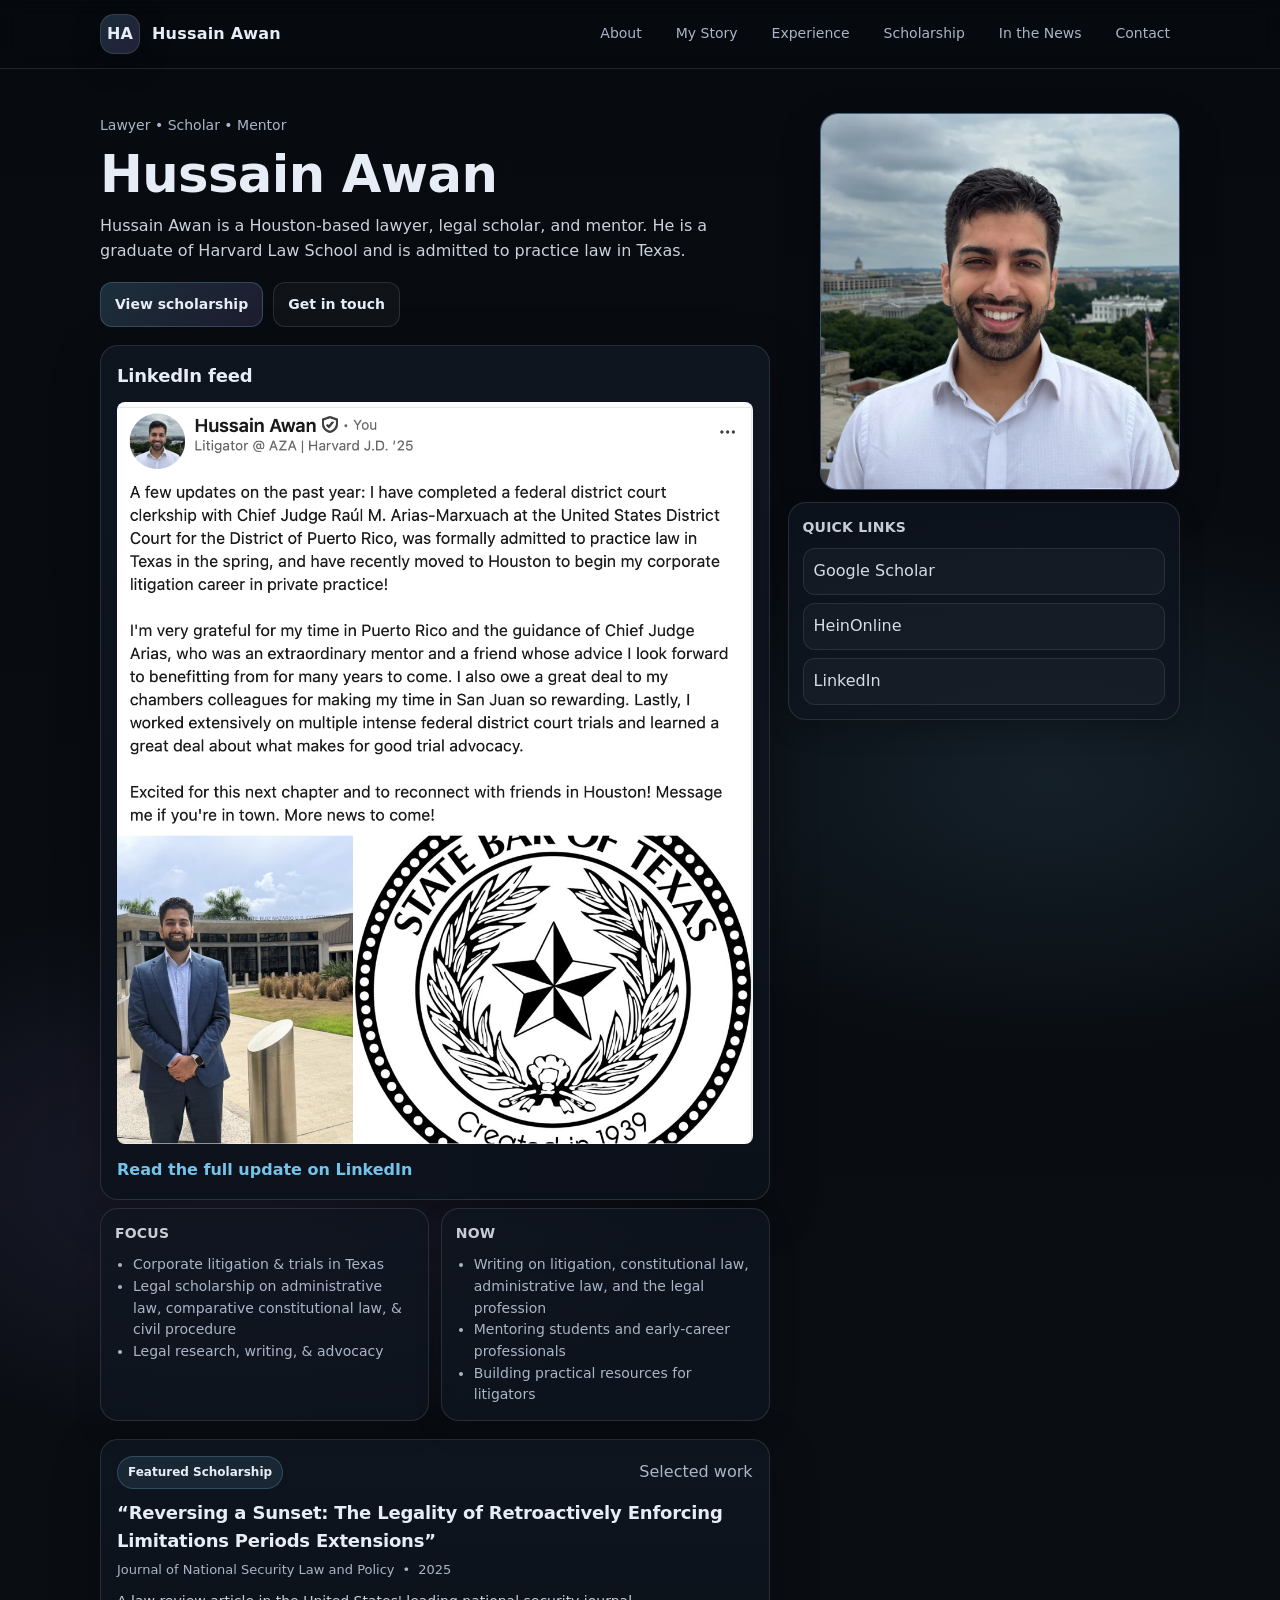
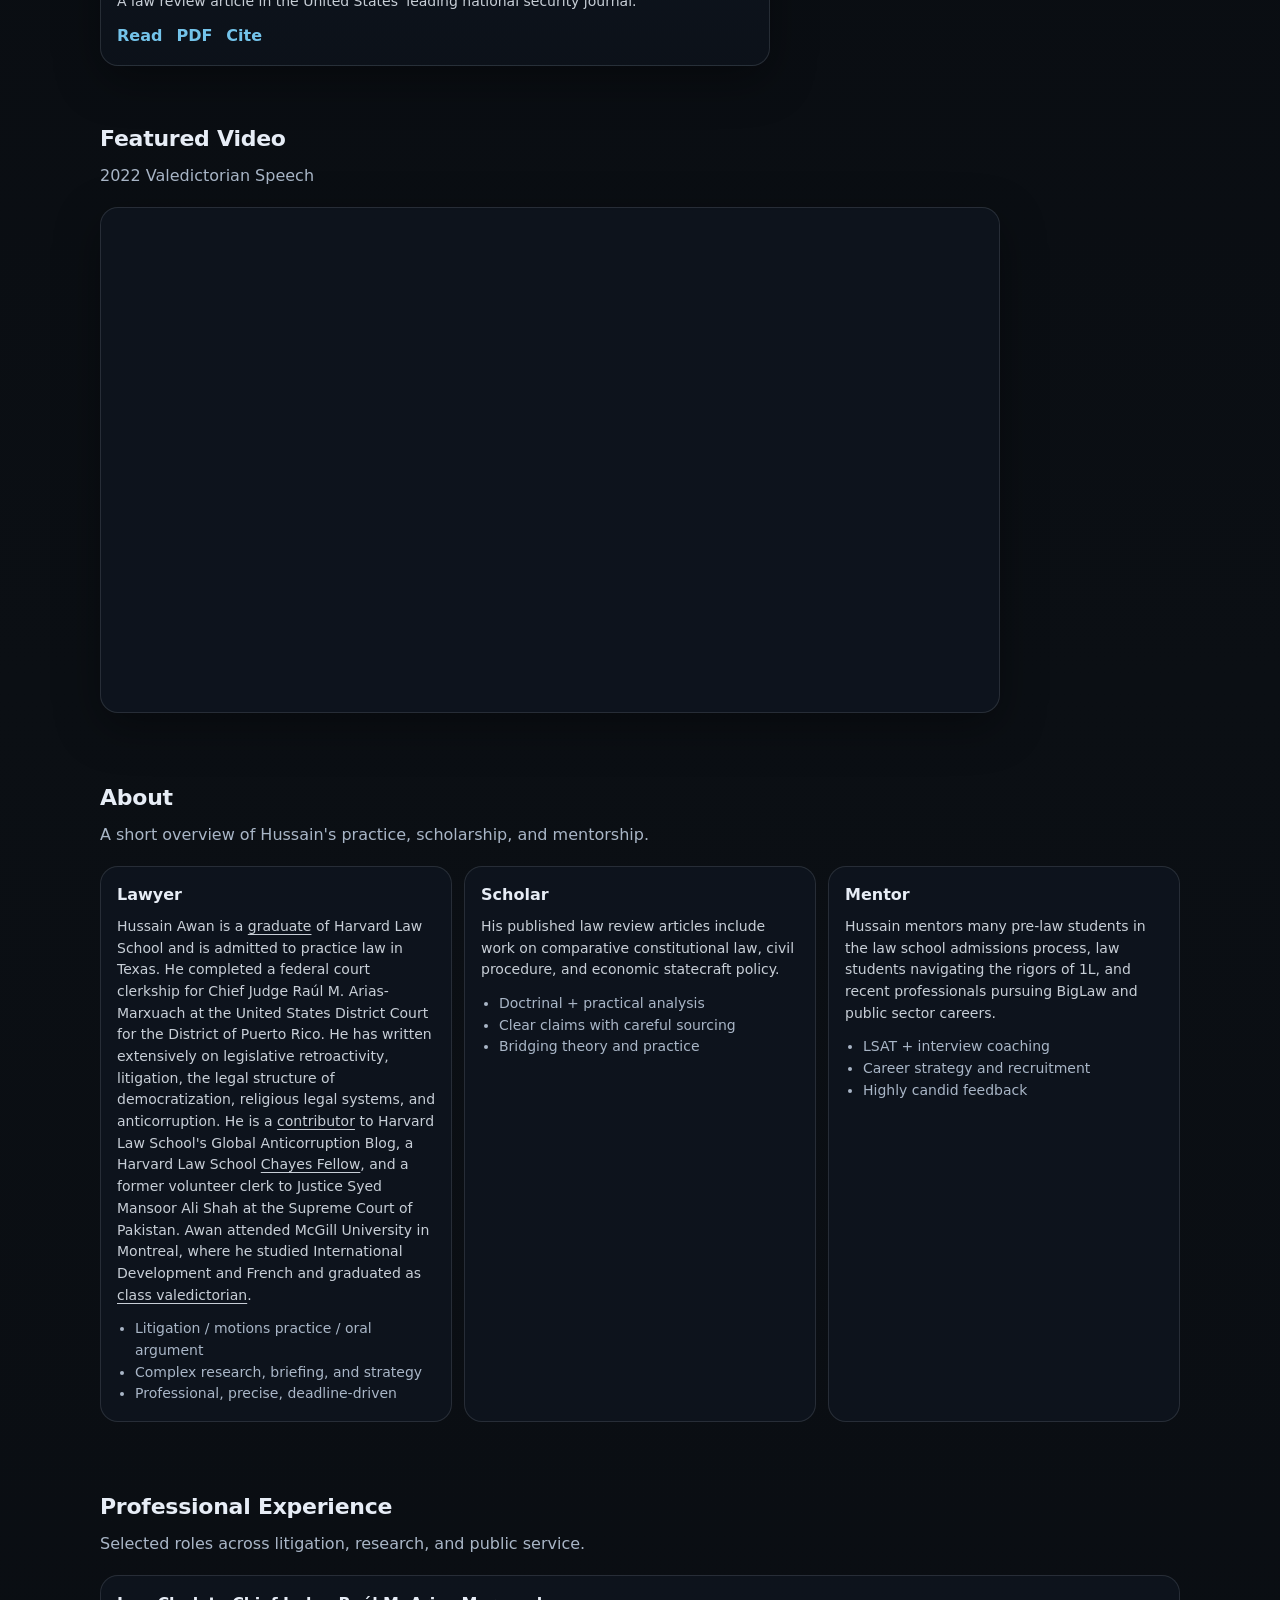
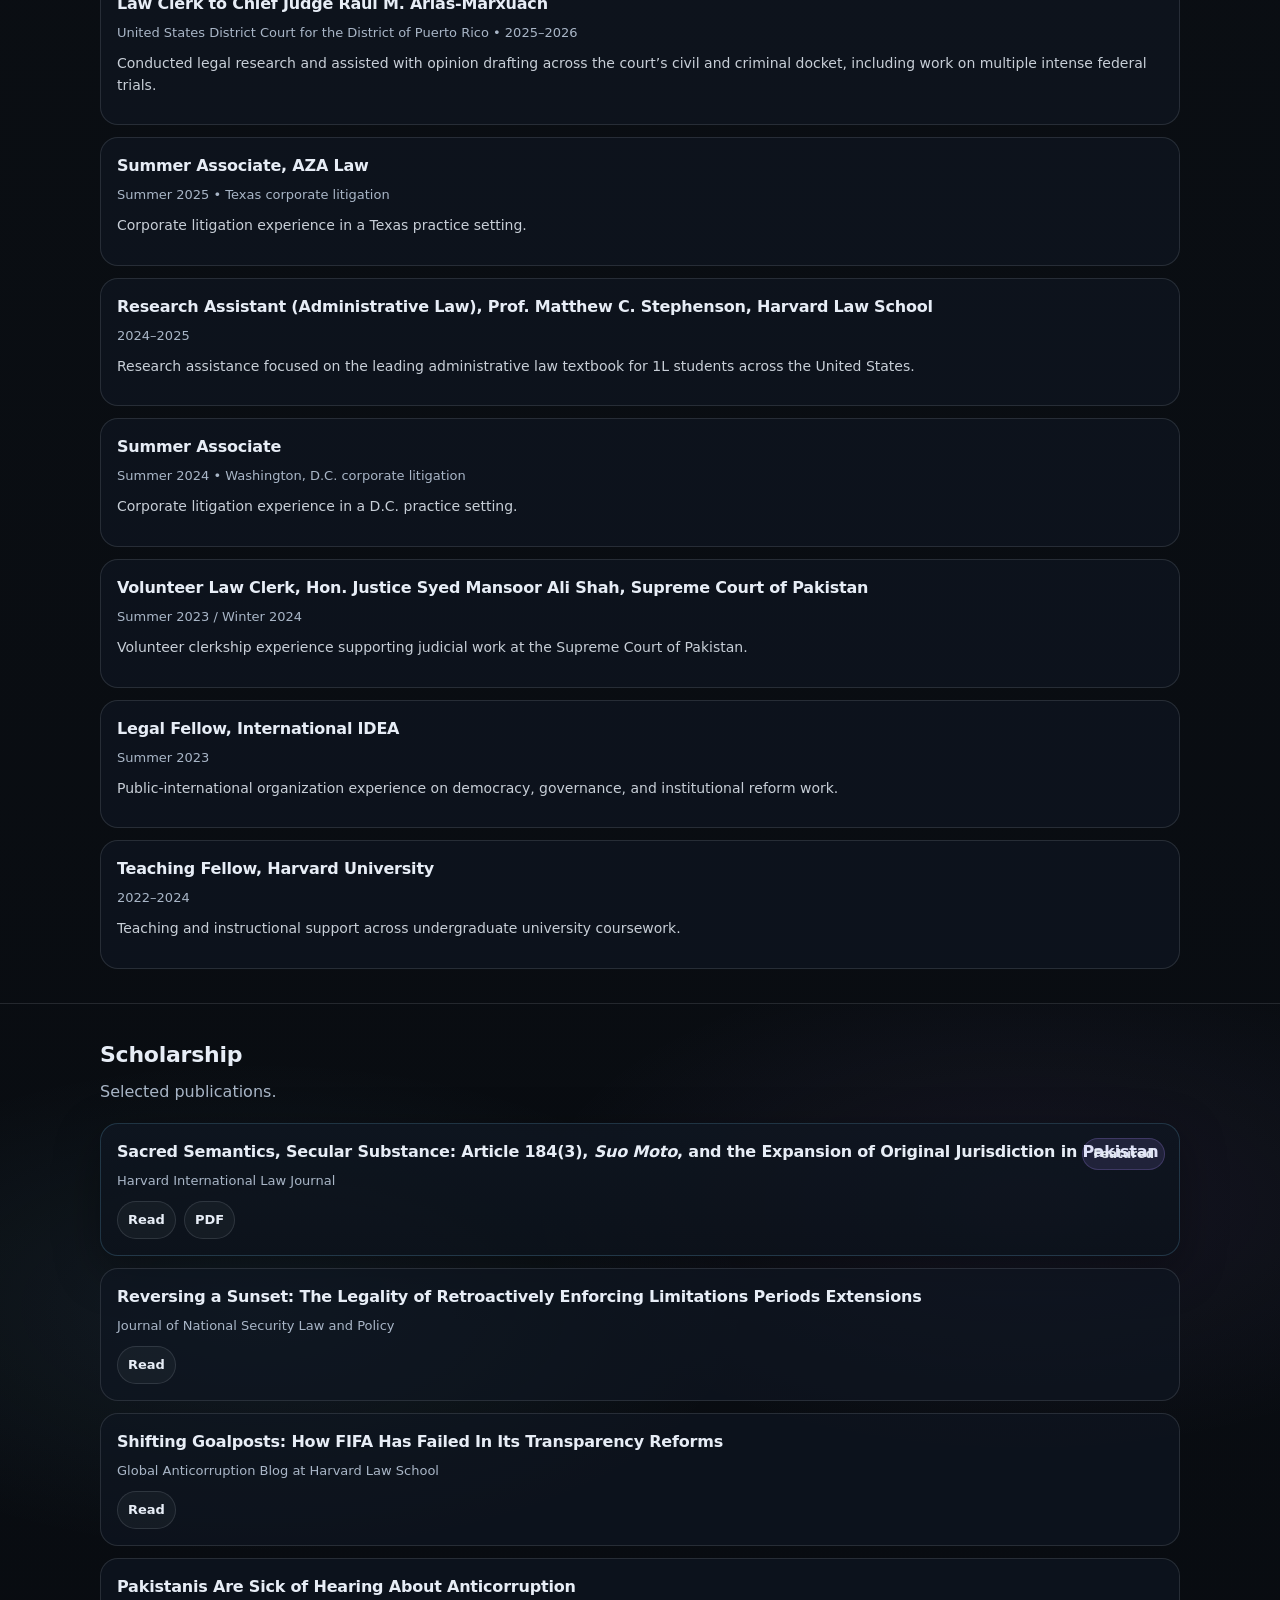
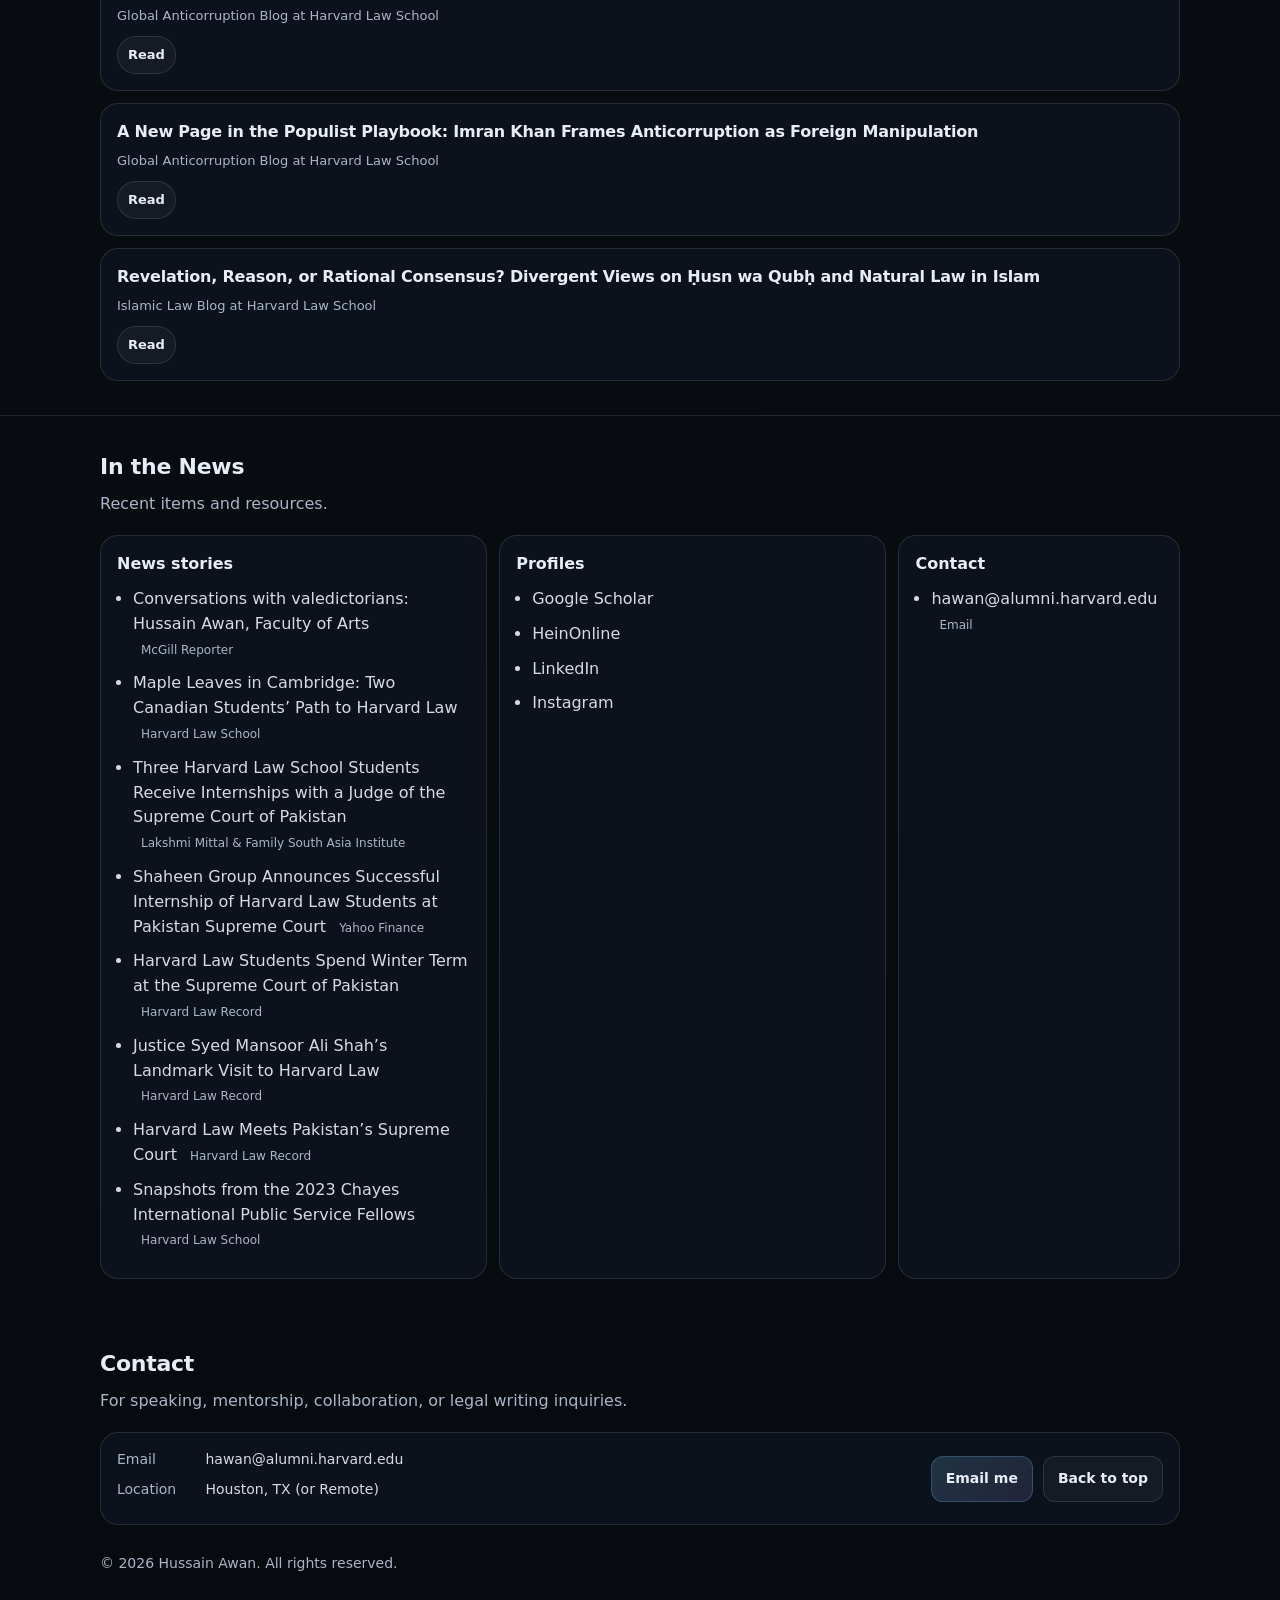
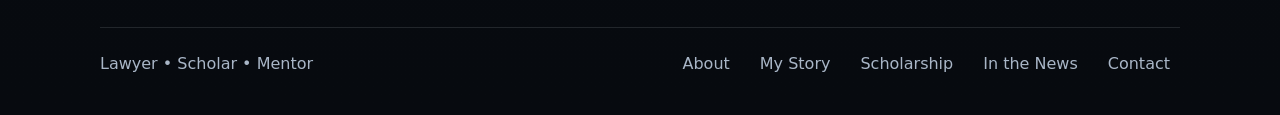
<file: index.html>
<!-- index.html -->
<!doctype html>
<html lang="en">
  <head>
    <link rel="preload" as="image" href="hussain-awan.webp" type="image/webp">
    <meta charset="UTF-8" />
    <meta name="viewport" content="width=device-width, initial-scale=1" />
    <title>Hussain Awan</title>
    <meta
      name="description"
      content="Hussain Awan — Lawyer, Scholar, Mentor. Selected scholarship, writing, and news."
    />
    <link rel="stylesheet" href="styles.css" />

    <!-- Open Graph -->
    <meta property="og:title" content="Hussain Awan" />
    <meta property="og:description" content="Lawyer • Scholar • Mentor" />
    <meta property="og:type" content="website" />
    <!-- Optional: add your live site URL + preview image
    <meta property="og:url" content="https://yourdomain.com/" />
    <meta property="og:image" content="https://yourdomain.com/og-image.jpg" />
    -->
  </head>

  <body>
    <a class="skip-link" href="#main">Skip to content</a>

    <header class="site-header" id="top">
      <div class="container header-inner">
        <a class="brand" href="#top" aria-label="Home">
          <span class="brand-mark" aria-hidden="true">HA</span>
          <span class="brand-text">Hussain Awan</span>
        </a>

        <nav class="nav" aria-label="Primary">
          <a href="#about">About</a>
          <a href="/my-story/">My Story</a>
          <a href="#experience">Experience</a>
          <a href="/scholarship/">Scholarship</a>
          <a href="#links">In the News</a>
          <a href="#contact">Contact</a>
        </nav>
      </div>
    </header>

    <main id="main">
      <!-- HERO -->
<section class="hero" aria-labelledby="hero-title">
  <div class="container hero-grid">
    <div class="hero-copy">
      <p class="kicker">Lawyer • Scholar • Mentor</p>
      <h1 id="hero-title">Hussain Awan</h1>
      <p class="lede">
        Hussain Awan is a Houston-based lawyer, legal scholar, and mentor. He is a graduate of Harvard Law School and is admitted to practice law in Texas.
      </p>

      <div class="cta-row">
        <a class="btn primary" href="#scholarship">View scholarship</a>
        <a class="btn" href="#contact">Get in touch</a>
      </div>

      <!-- Latest LinkedIn update -->
      <article class="feature-card" aria-labelledby="latest-update-title">
        <h2 class="feature-title" id="latest-update-title">LinkedIn feed</h2>
        <a href="https://www.linkedin.com/feed/update/urn:li:activity:7516601907998638081/" target="_blank" rel="noopener noreferrer" aria-label="Read Hussain Awan’s full update on LinkedIn">
          <span style="display: block; position: relative; width: 100%; aspect-ratio: 1102 / 1286; overflow: hidden; margin: 12px 0 14px; border-radius: 8px;">
            <img
              src="linkedin-update.webp"
              alt="Screenshot of Hussain Awan’s LinkedIn post about his federal court clerkship, admission to the Texas bar, and move to Houston."
              width="1102"
              height="1384"
              loading="lazy"
              decoding="async"
              style="display: block; position: absolute; top: 0; left: 0; width: 100%; height: auto;"
            />
            <span aria-hidden="true" style="position: absolute; left: 11.8%; top: 7.075%; width: 18%; height: 2.5%; background: #fff;"></span>
          </span>
        </a>
        <div class="feature-actions">
          <a class="link" href="https://www.linkedin.com/feed/update/urn:li:activity:7516601907998638081/" target="_blank" rel="noopener noreferrer">Read the full update on LinkedIn</a>
        </div>
      </article>

      <div class="hero-mini-grid">
        <div class="rail-card">
          <h2 class="rail-title">Focus</h2>
          <ul class="rail-list">
            <li>Corporate litigation &amp; trials in Texas</li>
            <li>Legal scholarship on administrative law, comparative constitutional law, &amp; civil procedure</li>
            <li>Legal research, writing, &amp; advocacy</li>
          </ul>
        </div>

        <div class="rail-card">
          <h2 class="rail-title">Now</h2>
          <ul class="rail-list">
            <li>Writing on litigation, constitutional law, administrative law, and the legal profession</li>
            <li>Mentoring students and early-career professionals</li>
            <li>Building practical resources for litigators</li>
          </ul>
        </div>
      </div>

      <div class="feature-card" role="region" aria-label="Featured scholarship">
        <div class="feature-top">
          <span class="pill">Featured Scholarship</span>
          <span class="muted">Selected work</span>
        </div>
        <h2 class="feature-title">
          <a href="https://nationalsecurity.law.georgetown.edu/journal/2025/03/22/reversing-a-sunset-the-legality-of-retroactively-enforcing-limitations-periods-extensions/" target="_blank" rel="noopener noreferrer">
            “Reversing a Sunset: The Legality of Retroactively Enforcing Limitations Periods Extensions”
          </a>
        </h2>
        <p class="feature-meta">
          <span>Journal of National Security Law and Policy</span>
          <span aria-hidden="true">•</span>
          <span>2025</span>
        </p>
        <p class="feature-desc">
          A law review article in the United States' leading national security journal.
        </p>
        <div class="feature-actions">
          <a class="link" href="https://nationalsecurity.law.georgetown.edu/journal/2025/03/22/reversing-a-sunset-the-legality-of-retroactively-enforcing-limitations-periods-extensions/" target="_blank" rel="noopener noreferrer">Read</a>
          <a class="link" href="https://nationalsecurity.law.georgetown.edu/journal/2025/03/22/reversing-a-sunset-the-legality-of-retroactively-enforcing-limitations-periods-extensions/" target="_blank" rel="noopener noreferrer">PDF</a>
          <a class="link" href="https://nationalsecurity.law.georgetown.edu/journal/2025/03/22/reversing-a-sunset-the-legality-of-retroactively-enforcing-limitations-periods-extensions/" target="_blank" rel="noopener noreferrer">Cite</a>
        </div>
      </div>
    </div>

    <aside class="hero-rail" aria-label="Highlights">
      <div class="rail-card profile-card">
        <img
          src="hussain-awan.webp"
          alt="Hussain Awan"
          class="profile-photo"
          width="840"
          height="879"
          loading="eager"
          decoding="async"
          fetchpriority="high"
        />
      </div>

      <div class="rail-card">
        <h2 class="rail-title">Quick Links</h2>
        <div class="rail-links">
          <a href="https://scholar.google.com/citations?hl=en&user=R-A6R4AAAAAJ&view_op=list_works" target="_blank" rel="noreferrer">Google Scholar</a>
          <a href="https://heinonline.org/HOL/AuthorProfile?action=edit&search_name=%20Awan,%20Hussain" target="_blank" rel="noopener noreferrer">HeinOnline</a>
          <a href="https://www.linkedin.com/in/hussain-awan-1362452a6" target="_blank" rel="noreferrer">LinkedIn</a>
        </div>
      </div>
    </aside>
  </div>
</section>

<section class="section video-section" aria-labelledby="video-title">
  <div class="container">
    <div class="section-head">
      <h2 id="video-title">Featured Video</h2>
      <p class="section-subtitle">2022 Valedictorian Speech</p>
    </div>

    <div class="video-embed">
      <iframe
        src="https://www.youtube.com/embed/dr6191_lwuI"
        title="Featured YouTube video"
        loading="lazy"
        allow="accelerometer; autoplay; clipboard-write; encrypted-media; gyroscope; picture-in-picture; web-share; fullscreen"
        referrerpolicy="strict-origin-when-cross-origin"
        allowfullscreen>
      </iframe>
    </div>
  </div>
</section>
  
<!-- ABOUT -->
<section class="section" id="about" aria-labelledby="about-title">
  <div class="container">
    <div class="section-head">
      <h2 id="about-title">About</h2>
      <p class="section-subtitle">
        A short overview of Hussain's practice, scholarship, and mentorship.
      </p>
    </div>

    <div class="two-col">
      <div class="card">
        <h3>Lawyer</h3>
<p>
  Hussain Awan is a <a href="https://winthrop.harvard.edu/people/hussain-awan" target="_blank" rel="noopener noreferrer">graduate</a> of Harvard Law School and is admitted to practice law in Texas. He completed a federal court clerkship for Chief Judge Raúl M. Arias-Marxuach at the United States District Court for the District of Puerto Rico. He has written extensively on legislative retroactivity, litigation, the legal structure of democratization, religious legal systems, and anticorruption. He is a <a href="https://globalanticorruptionblog.com/hussain-awan/" target="_blank" rel="noopener noreferrer">contributor</a> to Harvard Law School's Global Anticorruption Blog, a Harvard Law School <a href="https://hls.harvard.edu/today/snapshots-from-the-2023-chayes-international-public-service-fellows/" target="_blank" rel="noopener noreferrer">Chayes Fellow</a>, and a former volunteer clerk to Justice Syed Mansoor Ali Shah at the Supreme Court of Pakistan. Awan attended McGill University in Montreal, where he studied International Development and French and graduated as <a href="https://reporter.mcgill.ca/conversations-with-valedictorians-hussain-awan-faculty-of-arts/" target="_blank" rel="noopener noreferrer">class valedictorian</a>.
</p>

        <ul class="bullets">
          <li>Litigation / motions practice / oral argument</li>
          <li>Complex research, briefing, and strategy</li>
          <li>Professional, precise, deadline-driven</li>
        </ul>
      </div>

            <div class="card">
              <h3>Scholar</h3>
              <p>
                His published law review articles include work on comparative constitutional law, civil procedure, and economic statecraft policy.
              </p>
              <ul class="bullets">
                <li>Doctrinal + practical analysis</li>
                <li>Clear claims with careful sourcing</li>
                <li>Bridging theory and practice</li>
              </ul>
            </div>

            <div class="card">
              <h3>Mentor</h3>
              <p>
                Hussain mentors many pre-law students in the law school admissions process, law students navigating the rigors of 1L, and recent professionals pursuing BigLaw and public sector careers.
              </p>
              <ul class="bullets">
                <li>LSAT + interview coaching</li>
                <li>Career strategy and recruitment</li>
                <li>Highly candid feedback</li>
              </ul>
            </div>
          </div>
        </div>
      </section>

<!-- EXPERIENCE -->
<section class="section" id="experience" aria-labelledby="experience-title">
  <div class="container">
    <div class="section-head">
      <h2 id="experience-title">Professional Experience</h2>
      <p class="section-subtitle">Selected roles across litigation, research, and public service.</p>
    </div>

    <div class="pubs">
      <article class="pub">
        <h3 class="pub-title">Law Clerk to Chief Judge Raúl M. Arias-Marxuach</h3>
        <p class="pub-meta">United States District Court for the District of Puerto Rico • 2025–2026</p>
        <p class="pub-desc">
          Conducted legal research and assisted with opinion drafting across the court’s civil and criminal docket, including work on multiple intense federal trials.
        </p>
      </article>

      <article class="pub">
        <h3 class="pub-title">Summer Associate, AZA Law</h3>
        <p class="pub-meta">Summer 2025 • Texas corporate litigation</p>
        <p class="pub-desc">
          Corporate litigation experience in a Texas practice setting.
        </p>
      </article>

      <article class="pub">
        <h3 class="pub-title">Research Assistant (Administrative Law), Prof. Matthew C. Stephenson, Harvard Law School</h3>
        <p class="pub-meta">2024–2025</p>
        <p class="pub-desc">
          Research assistance focused on the leading administrative law textbook for 1L students across the United States.
        </p>
      </article>

      <article class="pub">
        <h3 class="pub-title">Summer Associate</h3>
        <p class="pub-meta">Summer 2024 • Washington, D.C. corporate litigation</p>
        <p class="pub-desc">
          Corporate litigation experience in a D.C. practice setting.
        </p>
      </article>

      <article class="pub">
        <h3 class="pub-title">Volunteer Law Clerk, Hon. Justice Syed Mansoor Ali Shah, Supreme Court of Pakistan</h3>
        <p class="pub-meta">Summer 2023 / Winter 2024</p>
        <p class="pub-desc">
          Volunteer clerkship experience supporting judicial work at the Supreme Court of Pakistan.
        </p>
      </article>

      <article class="pub">
        <h3 class="pub-title">Legal Fellow, International IDEA</h3>
        <p class="pub-meta">Summer 2023</p>
        <p class="pub-desc">
          Public-international organization experience on democracy, governance, and institutional reform work.
        </p>
      </article>

      <article class="pub">
        <h3 class="pub-title">Teaching Fellow, Harvard University</h3>
        <p class="pub-meta">2022–2024</p>
        <p class="pub-desc">
          Teaching and instructional support across undergraduate university coursework.
        </p>
      </article>


 
    </div>
  </div>
</section>
      
<!-- SCHOLARSHIP (prominent) -->
<section class="section section-accent" id="scholarship" aria-labelledby="scholarship-title">
  <div class="container">
    <div class="section-head">
      <h2 id="scholarship-title">Scholarship</h2>
      <p class="section-subtitle">Selected publications.</p>
    </div>

    <div class="pubs">
      <!-- Featured -->
      <article class="pub pub-featured" aria-label="Featured publication">
        <div class="pub-badge">Featured</div>
        <h3 class="pub-title">
          <a
            href="https://journals.law.harvard.edu/ilj/wp-content/uploads/sites/84/HILJ-Vol662_Awan.pdf"
            target="_blank"
            rel="noopener noreferrer"
          >
            Sacred Semantics, Secular Substance: Article 184(3), <em>Suo Moto</em>, and the Expansion of Original
            Jurisdiction in Pakistan
          </a>
        </h3>
        <p class="pub-meta">Harvard International Law Journal</p>
        <div class="pub-actions">
          <a
            class="chip"
            href="https://journals.law.harvard.edu/ilj/wp-content/uploads/sites/84/HILJ-Vol662_Awan.pdf"
            target="_blank"
            rel="noopener noreferrer"
            >Read</a
          >
          <a
            class="chip"
            href="https://journals.law.harvard.edu/ilj/wp-content/uploads/sites/84/HILJ-Vol662_Awan.pdf"
            target="_blank"
            rel="noopener noreferrer"
            >PDF</a
          >
        </div>
      </article>

      <!-- Regular publications -->
      <article class="pub">
        <h3 class="pub-title">
          <a
            href="https://nationalsecurity.law.georgetown.edu/journal/2025/03/22/reversing-a-sunset-the-legality-of-retroactively-enforcing-limitations-periods-extensions/"
            target="_blank"
            rel="noopener noreferrer"
          >
            Reversing a Sunset: The Legality of Retroactively Enforcing Limitations Periods Extensions
          </a>
        </h3>
        <p class="pub-meta">Journal of National Security Law and Policy</p>
        <div class="pub-actions">
          <a
            class="chip"
            href="https://nationalsecurity.law.georgetown.edu/journal/2025/03/22/reversing-a-sunset-the-legality-of-retroactively-enforcing-limitations-periods-extensions/"
            target="_blank"
            rel="noopener noreferrer"
          >
            Read
          </a>
        </div>
      </article>
      <article class="pub">
        <h3 class="pub-title">
          <a
            href="https://globalanticorruptionblog.com/2023/12/11/shifting-goalposts-how-fifa-has-failed-in-its-transparency-reforms/"
            target="_blank"
            rel="noopener noreferrer"
          >
            Shifting Goalposts: How FIFA Has Failed In Its Transparency Reforms
          </a>
        </h3>
        <p class="pub-meta">Global Anticorruption Blog at Harvard Law School</p>
        <div class="pub-actions">
          <a
            class="chip"
            href="https://globalanticorruptionblog.com/2023/12/11/shifting-goalposts-how-fifa-has-failed-in-its-transparency-reforms/"
            target="_blank"
            rel="noopener noreferrer"
            >Read</a
          >
        </div>
      </article>

      <article class="pub">
        <h3 class="pub-title">
          <a
            href="https://globalanticorruptionblog.com/2023/11/06/pakistanis-are-sick-of-hearing-about-anticorruption/"
            target="_blank"
            rel="noopener noreferrer"
          >
            Pakistanis Are Sick of Hearing About Anticorruption
          </a>
        </h3>
        <p class="pub-meta">Global Anticorruption Blog at Harvard Law School</p>
        <div class="pub-actions">
          <a
            class="chip"
            href="https://globalanticorruptionblog.com/2023/11/06/pakistanis-are-sick-of-hearing-about-anticorruption/"
            target="_blank"
            rel="noopener noreferrer"
            >Read</a
          >
        </div>
      </article>

      <article class="pub">
        <h3 class="pub-title">
          <a
            href="https://globalanticorruptionblog.com/2023/11/20/a-new-page-in-the-populist-playbook-imran-khan-frames-anticorruption-as-foreign-manipulation/"
            target="_blank"
            rel="noopener noreferrer"
          >
            A New Page in the Populist Playbook: Imran Khan Frames Anticorruption as Foreign Manipulation
          </a>
        </h3>
        <p class="pub-meta">Global Anticorruption Blog at Harvard Law School</p>
        <div class="pub-actions">
          <a
            class="chip"
            href="https://globalanticorruptionblog.com/2023/11/20/a-new-page-in-the-populist-playbook-imran-khan-frames-anticorruption-as-foreign-manipulation/"
            target="_blank"
            rel="noopener noreferrer"
            >Read</a
          >
        </div>
      </article>

      <article class="pub">
        <h3 class="pub-title">
          <a
            href="https://islamiclaw.blog/2025/01/30/revelation-reason-or-rational-consensus-divergent-views-on-ḥusn-wa-qubḥ-and-natural-law-in-islam/"
            target="_blank"
            rel="noopener noreferrer"
          >
            Revelation, Reason, or Rational Consensus? Divergent Views on Ḥusn wa Qubḥ and Natural Law in Islam
          </a>
        </h3>
        <p class="pub-meta">Islamic Law Blog at Harvard Law School</p>
        <div class="pub-actions">
          <a
            class="chip"
            href="https://islamiclaw.blog/2025/01/30/revelation-reason-or-rational-consensus-divergent-views-on-ḥusn-wa-qubḥ-and-natural-law-in-islam/"
            target="_blank"
            rel="noopener noreferrer"
            >Read</a
          >
        </div>
      </article>
    </div>
  </div>
</section>


<!-- LINKS / "NEW" LINKS -->
<section class="section" id="links" aria-labelledby="links-title">
  <div class="container">
    <div class="section-head">
      <h2 id="links-title">In the News</h2>
      <p class="section-subtitle">Recent items and resources.</p>
    </div>

    <div class="links-grid">
      <div class="card">
        <h3>News stories</h3>
          <ul class="linklist">
          
          <li>
          <a href="https://reporter.mcgill.ca/conversations-with-valedictorians-hussain-awan-faculty-of-arts/" target="_blank" rel="noopener noreferrer">
          Conversations with valedictorians: Hussain Awan, Faculty of Arts
          </a>
          <span class="linknote">McGill Reporter</span>
          </li>
          
          <li>
          <a href="https://hls.harvard.edu/jdadmissions/apply-to-harvard-law-school/jdapplicants/application-toolkit/applying-to-hls-as-an-international-student/maple-leaves-in-cambridge-two-canadian-students-path-to-harvard-law/" target="_blank" rel="noopener noreferrer">
          Maple Leaves in Cambridge: Two Canadian Students’ Path to Harvard Law
          </a>
          <span class="linknote">Harvard Law School</span>
          </li>
          
          <li>
          <a href="https://mittalsouthasiainstitute.harvard.edu/2024/11/hls-j-term-clinical-internship/" target="_blank" rel="noopener noreferrer">
          Three Harvard Law School Students Receive Internships with a Judge of the Supreme Court of Pakistan
          </a>
          <span class="linknote">Lakshmi Mittal & Family South Asia Institute</span>
          </li>
          
          <li>
          <a href="https://finance.yahoo.com/news/shaheen-group-announces-successful-internship-231500506.html" target="_blank" rel="noopener noreferrer">
          Shaheen Group Announces Successful Internship of Harvard Law Students at Pakistan Supreme Court
          </a>
          <span class="linknote">Yahoo Finance</span>
          </li>
          
          <li>
          <a href="https://hlrecord.org/hls-students-winter-term-pakistan-supreme-court/" target="_blank" rel="noopener noreferrer">
          Harvard Law Students Spend Winter Term at the Supreme Court of Pakistan
          </a>
          <span class="linknote">Harvard Law Record</span>
          </li>
          
          <li>
          <a href="https://hlrecord.org/justice-syed-mansoor-ali-shahs-landmark-visit-to-harvard-law-bridging-legal-worlds/" target="_blank" rel="noopener noreferrer">
          Justice Syed Mansoor Ali Shah’s Landmark Visit to Harvard Law
          </a>
          <span class="linknote">Harvard Law Record</span>
          </li>
          
          <li>
          <a href="https://hlrecord.org/[base64]/" target="_blank" rel="noopener noreferrer">
          Harvard Law Meets Pakistan’s Supreme Court
          </a>
          <span class="linknote">Harvard Law Record</span>
          </li>
          
          <li>
          <a href="https://hls.harvard.edu/today/snapshots-from-the-2023-chayes-international-public-service-fellows/" target="_blank" rel="noopener noreferrer">
          Snapshots from the 2023 Chayes International Public Service Fellows
          </a>
          <span class="linknote">Harvard Law School</span>
          </li>
          
          </ul>
      </div>

      <div class="card">
        <h3>Profiles</h3>
        <ul class="linklist">
          <li>
            <a
              href="https://scholar.google.com/citations?hl=en&user=R-A6R4AAAAAJ&view_op=list_works"
              target="_blank"
              rel="noopener noreferrer"
              >Google Scholar</a
            >
          </li>
          <li>
            <a href="https://heinonline.org/HOL/AuthorProfile?action=edit&search_name=%20Awan,%20Hussain" target="_blank" rel="noopener noreferrer">HeinOnline</a>
          </li>
          <li>
            <a
              href="https://www.linkedin.com/in/hussain-awan-1362452a6"
              target="_blank"
              rel="noopener noreferrer"
              >LinkedIn</a
            >
          </li>
          <li>
            <a
              href="https://www.instagram.com/hussain.awann/"
              target="_blank"
              rel="noopener noreferrer"
              >Instagram</a
            >
          </li>
        </ul>
      </div>

      <div class="card">
        <h3>Contact</h3>
        <ul class="linklist">
          <li>
            <a href="mailto:hawan@alumni.harvard.edu">hawan@alumni.harvard.edu</a>
            <span class="linknote">Email</span>
          </li>
        </ul>
      </div>
    </div>
  </div>
</section>

<!-- CONTACT -->
<section class="section" id="contact" aria-labelledby="contact-title">
  <div class="container">
    <div class="section-head">
      <h2 id="contact-title">Contact</h2>
      <p class="section-subtitle">For speaking, mentorship, collaboration, or legal writing inquiries.</p>
    </div>

    <div class="contact-card">
      <div class="contact-left">
        <p class="contact-line">
          <span class="muted">Email</span>
          <a href="mailto:hawan@alumni.harvard.edu">hawan@alumni.harvard.edu</a>
        </p>
        <p class="contact-line">
          <span class="muted">Location</span>
          <span>Houston, TX (or Remote)</span>
        </p>
      </div>

      <div class="contact-right">
        <a class="btn primary" href="mailto:hawan@alumni.harvard.edu">Email me</a>
        <a class="btn" href="#top">Back to top</a>
      </div>
    </div>

    <p class="fineprint">© <span id="year"></span> Hussain Awan. All rights reserved.</p>
  </div>
</section>

</main>

<footer class="site-footer" aria-label="Footer">
  <div class="container footer-inner">
    <span class="muted">Lawyer • Scholar • Mentor</span>
    <div class="footer-links">
      <a href="#about">About</a>
      <a href="/my-story/">My Story</a>
      <a href="/scholarship/">Scholarship</a>
      <a href="#links">In the News</a>
      <a href="#contact">Contact</a>
    </div>
  </div>
</footer>

<script>
  // tiny helper (optional)
  document.getElementById("year").textContent = new Date().getFullYear();
</script>
</body>
</html>
</file>
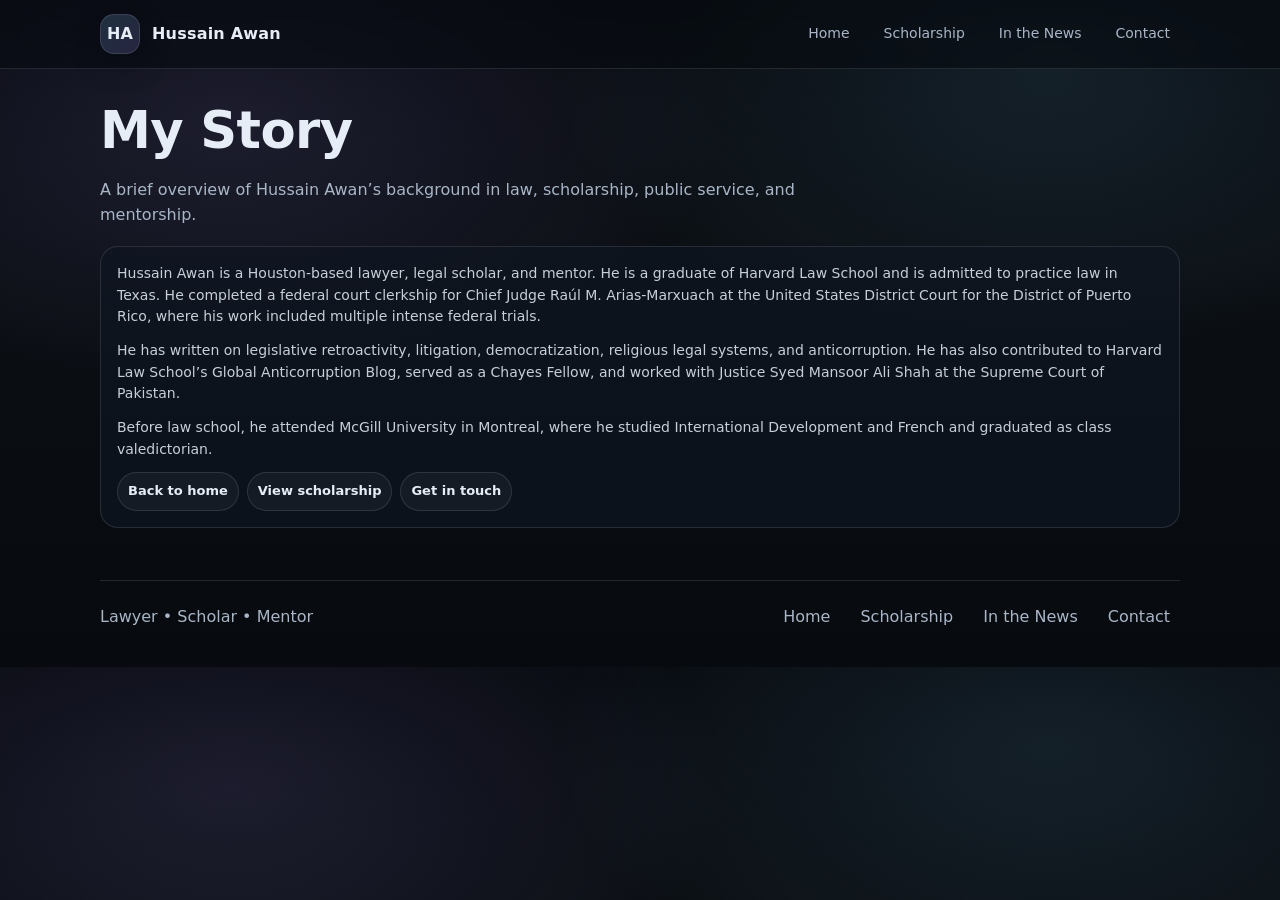
<file: my-story/index.html>
<!doctype html>
<html lang="en">
  <head>
    <meta charset="UTF-8" />
    <meta name="viewport" content="width=device-width, initial-scale=1" />
    <title>My Story | Hussain Awan</title>
    <meta
      name="description"
      content="Learn more about Hussain Awan’s background in law, scholarship, public service, and mentorship."
    />
    <link rel="canonical" href="https://www.hussainawan.com/my-story/" />
    <link rel="stylesheet" href="/styles.css" />

    <meta property="og:title" content="My Story | Hussain Awan" />
    <meta
      property="og:description"
      content="Background, public service, scholarship, and mentorship."
    />
    <meta property="og:type" content="website" />
    <meta property="og:url" content="https://www.hussainawan.com/my-story/" />
  </head>

  <body>
    <a class="skip-link" href="#main">Skip to content</a>

    <header class="site-header" id="top">
      <div class="container header-inner">
        <a class="brand" href="/" aria-label="Home">
          <span class="brand-mark" aria-hidden="true">HA</span>
          <span class="brand-text">Hussain Awan</span>
        </a>

        <nav class="nav" aria-label="Primary">
          <a href="/">Home</a>
          <a href="/scholarship/">Scholarship</a>
          <a href="/#links">In the News</a>
          <a href="/#contact">Contact</a>
        </nav>
      </div>
    </header>

    <main id="main">
      <section class="section" aria-labelledby="my-story-title">
        <div class="container">
          <div class="section-head">
            <h1 id="my-story-title">My Story</h1>
            <p class="section-subtitle">
              A brief overview of Hussain Awan’s background in law, scholarship, public service, and mentorship.
            </p>
          </div>

          <div class="pub">
            <p class="pub-desc">
              Hussain Awan is a Houston-based lawyer, legal scholar, and mentor. He is a graduate of Harvard Law School
              and is admitted to practice law in Texas. He completed a federal court clerkship for Chief Judge
              Raúl M. Arias-Marxuach at the United States District Court for the District of Puerto Rico,
              where his work included multiple intense federal trials.
            </p>

            <p class="pub-desc">
              He has written on legislative retroactivity, litigation, democratization, religious legal systems,
              and anticorruption. He has also contributed to Harvard Law School’s Global Anticorruption Blog,
              served as a Chayes Fellow, and worked with Justice Syed Mansoor Ali Shah at the Supreme Court of Pakistan.
            </p>

            <p class="pub-desc">
              Before law school, he attended McGill University in Montreal, where he studied International Development
              and French and graduated as class valedictorian.
            </p>

            <div class="pub-actions">
              <a class="chip" href="/">Back to home</a>
              <a class="chip" href="/scholarship/">View scholarship</a>
              <a class="chip" href="/#contact">Get in touch</a>
            </div>
          </div>
        </div>
      </section>
    </main>

    <footer class="site-footer" aria-label="Footer">
      <div class="container footer-inner">
        <span class="muted">Lawyer • Scholar • Mentor</span>
        <div class="footer-links">
          <a href="/">Home</a>
          <a href="/scholarship/">Scholarship</a>
          <a href="/#links">In the News</a>
          <a href="/#contact">Contact</a>
        </div>
      </div>
    </footer>
  </body>
</html>
</file>
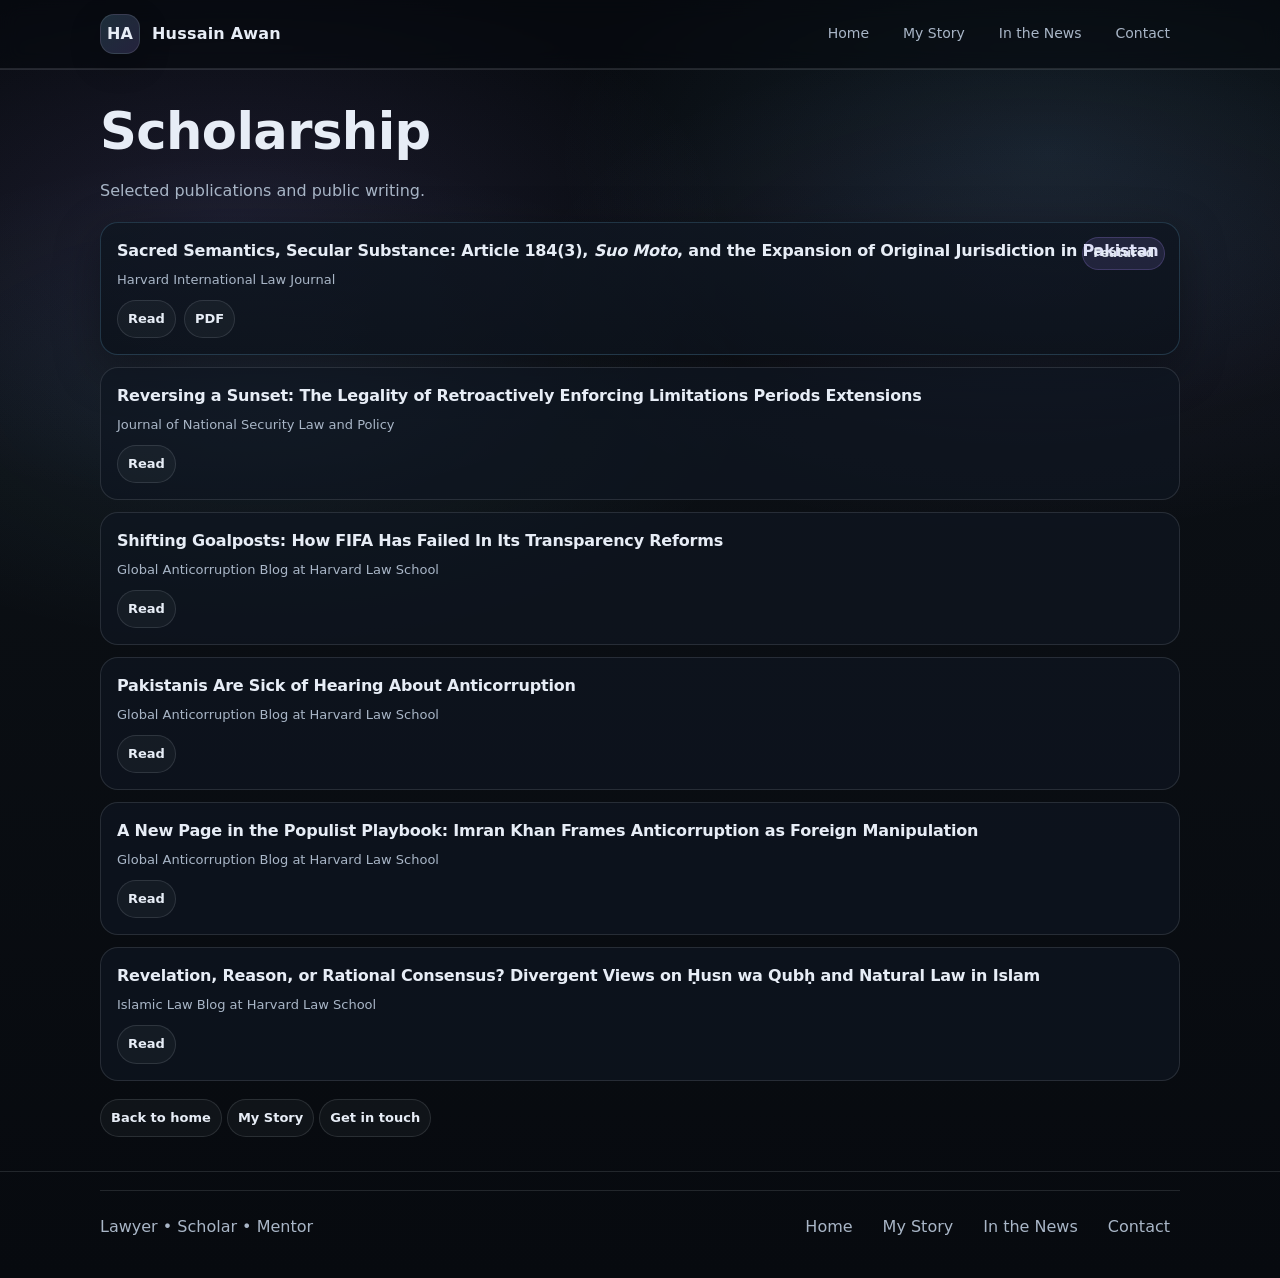
<file: scholarship/index.html>
<!doctype html>
<html lang="en">
  <head>
    <meta charset="UTF-8" />
    <meta name="viewport" content="width=device-width, initial-scale=1" />
    <title>Scholarship | Hussain Awan</title>
    <meta
      name="description"
      content="Selected scholarship and publications by Hussain Awan."
    />
    <link rel="canonical" href="https://www.hussainawan.com/scholarship/" />
    <link rel="stylesheet" href="/styles.css" />

    <meta property="og:title" content="Scholarship | Hussain Awan" />
    <meta
      property="og:description"
      content="Selected publications and writing by Hussain Awan."
    />
    <meta property="og:type" content="website" />
    <meta property="og:url" content="https://www.hussainawan.com/scholarship/" />
  </head>

  <body>
    <a class="skip-link" href="#main">Skip to content</a>

    <header class="site-header" id="top">
      <div class="container header-inner">
        <a class="brand" href="/" aria-label="Home">
          <span class="brand-mark" aria-hidden="true">HA</span>
          <span class="brand-text">Hussain Awan</span>
        </a>

        <nav class="nav" aria-label="Primary">
          <a href="/">Home</a>
          <a href="/my-story/">My Story</a>
          <a href="/#links">In the News</a>
          <a href="/#contact">Contact</a>
        </nav>
      </div>
    </header>

    <main id="main">
      <section class="section section-accent" aria-labelledby="scholarship-page-title">
        <div class="container">
          <div class="section-head">
            <h1 id="scholarship-page-title">Scholarship</h1>
            <p class="section-subtitle">
              Selected publications and public writing.
            </p>
          </div>

          <div class="pubs">
      <!-- Featured -->
      <article class="pub pub-featured" aria-label="Featured publication">
        <div class="pub-badge">Featured</div>
        <h2 class="pub-title">
          <a
            href="https://journals.law.harvard.edu/ilj/wp-content/uploads/sites/84/HILJ-Vol662_Awan.pdf"
            target="_blank"
            rel="noopener noreferrer"
          >
            Sacred Semantics, Secular Substance: Article 184(3), <em>Suo Moto</em>, and the Expansion of Original
            Jurisdiction in Pakistan
          </a>
        </h2>
        <p class="pub-meta">Harvard International Law Journal</p>
        <div class="pub-actions">
          <a
            class="chip"
            href="https://journals.law.harvard.edu/ilj/wp-content/uploads/sites/84/HILJ-Vol662_Awan.pdf"
            target="_blank"
            rel="noopener noreferrer"
            >Read</a
          >
          <a
            class="chip"
            href="https://journals.law.harvard.edu/ilj/wp-content/uploads/sites/84/HILJ-Vol662_Awan.pdf"
            target="_blank"
            rel="noopener noreferrer"
            >PDF</a
          >
        </div>
      </article>

      <!-- Regular publications -->
      <article class="pub">
        <h2 class="pub-title">
          <a
            href="https://nationalsecurity.law.georgetown.edu/journal/2025/03/22/reversing-a-sunset-the-legality-of-retroactively-enforcing-limitations-periods-extensions/"
            target="_blank"
            rel="noopener noreferrer"
          >
            Reversing a Sunset: The Legality of Retroactively Enforcing Limitations Periods Extensions
          </a>
        </h2>
        <p class="pub-meta">Journal of National Security Law and Policy</p>
        <div class="pub-actions">
          <a
            class="chip"
            href="https://nationalsecurity.law.georgetown.edu/journal/2025/03/22/reversing-a-sunset-the-legality-of-retroactively-enforcing-limitations-periods-extensions/"
            target="_blank"
            rel="noopener noreferrer"
          >
            Read
          </a>
        </div>
      </article>
      <article class="pub">
        <h2 class="pub-title">
          <a
            href="https://globalanticorruptionblog.com/2023/12/11/shifting-goalposts-how-fifa-has-failed-in-its-transparency-reforms/"
            target="_blank"
            rel="noopener noreferrer"
          >
            Shifting Goalposts: How FIFA Has Failed In Its Transparency Reforms
          </a>
        </h2>
        <p class="pub-meta">Global Anticorruption Blog at Harvard Law School</p>
        <div class="pub-actions">
          <a
            class="chip"
            href="https://globalanticorruptionblog.com/2023/12/11/shifting-goalposts-how-fifa-has-failed-in-its-transparency-reforms/"
            target="_blank"
            rel="noopener noreferrer"
            >Read</a
          >
        </div>
      </article>

      <article class="pub">
        <h2 class="pub-title">
          <a
            href="https://globalanticorruptionblog.com/2023/11/06/pakistanis-are-sick-of-hearing-about-anticorruption/"
            target="_blank"
            rel="noopener noreferrer"
          >
            Pakistanis Are Sick of Hearing About Anticorruption
          </a>
        </h2>
        <p class="pub-meta">Global Anticorruption Blog at Harvard Law School</p>
        <div class="pub-actions">
          <a
            class="chip"
            href="https://globalanticorruptionblog.com/2023/11/06/pakistanis-are-sick-of-hearing-about-anticorruption/"
            target="_blank"
            rel="noopener noreferrer"
            >Read</a
          >
        </div>
      </article>

      <article class="pub">
        <h2 class="pub-title">
          <a
            href="https://globalanticorruptionblog.com/2023/11/20/a-new-page-in-the-populist-playbook-imran-khan-frames-anticorruption-as-foreign-manipulation/"
            target="_blank"
            rel="noopener noreferrer"
          >
            A New Page in the Populist Playbook: Imran Khan Frames Anticorruption as Foreign Manipulation
          </a>
        </h2>
        <p class="pub-meta">Global Anticorruption Blog at Harvard Law School</p>
        <div class="pub-actions">
          <a
            class="chip"
            href="https://globalanticorruptionblog.com/2023/11/20/a-new-page-in-the-populist-playbook-imran-khan-frames-anticorruption-as-foreign-manipulation/"
            target="_blank"
            rel="noopener noreferrer"
            >Read</a
          >
        </div>
      </article>

      <article class="pub">
        <h2 class="pub-title">
          <a
            href="https://islamiclaw.blog/2025/01/30/revelation-reason-or-rational-consensus-divergent-views-on-ḥusn-wa-qubḥ-and-natural-law-in-islam/"
            target="_blank"
            rel="noopener noreferrer"
          >
            Revelation, Reason, or Rational Consensus? Divergent Views on Ḥusn wa Qubḥ and Natural Law in Islam
          </a>
        </h2>
        <p class="pub-meta">Islamic Law Blog at Harvard Law School</p>
        <div class="pub-actions">
          <a
            class="chip"
            href="https://islamiclaw.blog/2025/01/30/revelation-reason-or-rational-consensus-divergent-views-on-ḥusn-wa-qubḥ-and-natural-law-in-islam/"
            target="_blank"
            rel="noopener noreferrer"
            >Read</a
          >
        </div>
      </article>
          </div>

          <div style="margin-top: 18px;">
            <a class="chip" href="/">Back to home</a>
            <a class="chip" href="/my-story/">My Story</a>
            <a class="chip" href="/#contact">Get in touch</a>
          </div>
        </div>
      </section>
    </main>

    <footer class="site-footer" aria-label="Footer">
      <div class="container footer-inner">
        <span class="muted">Lawyer • Scholar • Mentor</span>
        <div class="footer-links">
          <a href="/">Home</a>
          <a href="/my-story/">My Story</a>
          <a href="/#links">In the News</a>
          <a href="/#contact">Contact</a>
        </div>
      </div>
    </footer>
  </body>
</html>
</file>
<file: styles.css>
/* styles.css */

/* ----------------------------
   Base + tokens
----------------------------- */
:root{
  --bg: #0b0f14;
  --panel: #0f1621;
  --panel-2: #0c121b;
  --text: #e7edf6;
  --muted: #a9b6c7;
  --border: rgba(231, 237, 246, 0.12);
  --shadow: 0 14px 45px rgba(0,0,0,.35);
  --max: 1080px;

  --radius: 18px;
  --radius-sm: 12px;

  --accent: #7dd3fc;
  --accent-2: #a78bfa;

  --focus: 0 0 0 3px rgba(125, 211, 252, .35);
  --font: ui-sans-serif, system-ui, -apple-system, Segoe UI, Roboto, Helvetica, Arial, "Apple Color Emoji", "Segoe UI Emoji";
}

* { box-sizing: border-box; }
html { scroll-behavior: smooth; }
body {
  margin: 0;
  font-family: var(--font);
  background:
    radial-gradient(900px 500px at 18% 18%, rgba(167,139,250,.12), transparent 55%),
    radial-gradient(900px 500px at 82% 12%, rgba(125,211,252,.10), transparent 55%),
    linear-gradient(180deg, #070a0f 0%, var(--bg) 35%, #070a0f 100%);
  color: var(--text);
  line-height: 1.55;
}

a { color: inherit; text-decoration: none; }
a:hover { text-decoration: underline; }
a:focus-visible { outline: none; box-shadow: var(--focus); border-radius: 10px; }

.container {
  width: min(var(--max), calc(100% - 40px));
  margin: 0 auto;
}

.muted { color: var(--muted); }
.fineprint { margin: 28px 0 0; font-size: 14px; color: var(--muted); }

/* Skip link */
.skip-link{
  position: absolute;
  left: -999px;
  top: 10px;
  background: var(--panel);
  padding: 10px 12px;
  border: 1px solid var(--border);
  border-radius: 10px;
  z-index: 999;
}
.skip-link:focus{
  left: 20px;
  box-shadow: var(--focus);
}

/* ----------------------------
   Header
----------------------------- */
.site-header{
  position: sticky;
  top: 0;
  z-index: 50;
  backdrop-filter: blur(10px);
  background: rgba(7,10,15,.55);
  border-bottom: 1px solid var(--border);
}
.header-inner{
  display: flex;
  align-items: center;
  justify-content: space-between;
  padding: 14px 0;
  gap: 16px;
}

.brand{
  display: flex;
  align-items: center;
  gap: 12px;
  min-width: 160px;
}
.brand-mark{
  display: inline-grid;
  place-items: center;
  width: 40px;
  height: 40px;
  border-radius: 14px;
  background: linear-gradient(135deg, rgba(125,211,252,.18), rgba(167,139,250,.18));
  border: 1px solid var(--border);
  box-shadow: 0 10px 30px rgba(0,0,0,.25);
  font-weight: 700;
}
.brand-text{
  font-weight: 650;
  letter-spacing: .2px;
}

.nav{
  display: flex;
  align-items: center;
  gap: 14px;
  flex-wrap: wrap;
  justify-content: flex-end;
}
.nav a{
  font-size: 14px;
  color: var(--muted);
  padding: 8px 10px;
  border-radius: 10px;
}
.nav a:hover{
  color: var(--text);
  text-decoration: none;
  background: rgba(231,237,246,.06);
}
.nav-strong{
  color: var(--text) !important;
  background: rgba(125,211,252,.10);
  border: 1px solid rgba(125,211,252,.18);
}


/* ----------------------------
   Hero
----------------------------- */
.hero{
  padding: 44px 0 22px;
}
.hero-grid{
  display: grid;
  grid-template-columns: 1.45fr .85fr;
  gap: 18px;
  align-items: start;
}
.kicker{
  display: inline-flex;
  gap: 10px;
  align-items: center;
  font-size: 14px;
  color: var(--muted);
  margin: 0 0 10px;
}
h1{
  font-size: clamp(34px, 4vw, 52px);
  line-height: 1.08;
  margin: 0 0 12px;
  letter-spacing: -0.6px;
}
.lede{
  margin: 0 0 18px;
  font-size: 16px;
  color: rgba(231,237,246,.88);
  max-width: 62ch;
}

.cta-row{
  display: flex;
  gap: 10px;
  flex-wrap: wrap;
  margin: 14px 0 18px;
}

.btn{
  display: inline-flex;
  align-items: center;
  justify-content: center;
  gap: 10px;
  padding: 11px 14px;
  border-radius: 12px;
  border: 1px solid var(--border);
  background: rgba(231,237,246,.04);
  color: var(--text);
  font-weight: 600;
  font-size: 14px;
  text-decoration: none !important;
}
.btn:hover{
  background: rgba(231,237,246,.08);
}
.btn.primary{
  border-color: rgba(125,211,252,.22);
  background: linear-gradient(135deg, rgba(125,211,252,.18), rgba(167,139,250,.14));
}
.btn.primary:hover{
  background: linear-gradient(135deg, rgba(125,211,252,.22), rgba(167,139,250,.18));
}

.feature-card{
  margin-top: 16px;
  padding: 16px;
  border-radius: var(--radius);
  border: 1px solid var(--border);
  background: linear-gradient(180deg, rgba(15,22,33,.9), rgba(12,18,27,.9));
  box-shadow: var(--shadow);
}
.feature-top{
  display: flex;
  align-items: center;
  justify-content: space-between;
  gap: 12px;
  margin-bottom: 10px;
}
.pill{
  display: inline-flex;
  padding: 6px 10px;
  border-radius: 999px;
  border: 1px solid rgba(125,211,252,.22);
  background: rgba(125,211,252,.10);
  font-size: 12px;
  font-weight: 650;
}
.feature-title{
  margin: 0 0 6px;
  font-size: 18px;
  letter-spacing: -0.2px;
}
.feature-title a{ text-decoration: none; }
.feature-title a:hover{ text-decoration: underline; }
.feature-meta{
  margin: 0 0 10px;
  color: var(--muted);
  font-size: 13px;
  display: flex;
  gap: 8px;
  flex-wrap: wrap;
}
.feature-desc{
  margin: 0 0 12px;
  color: rgba(231,237,246,.86);
  font-size: 14px;
}
.feature-actions{
  display: flex;
  gap: 14px;
  flex-wrap: wrap;
}
.link{
  font-weight: 650;
  color: rgba(125,211,252,.92);
  text-decoration: none !important;
}
.link:hover{ text-decoration: underline !important; }

/* Right rail */
.hero-rail{
  display: grid;
  gap: 12px;
}
.rail-card{
  padding: 14px;
  border-radius: var(--radius);
  border: 1px solid var(--border);
  background: rgba(15,22,33,.75);
  box-shadow: 0 10px 26px rgba(0,0,0,.18);
}
.rail-title{
  margin: 0 0 10px;
  font-size: 14px;
  letter-spacing: .2px;
  text-transform: uppercase;
  color: rgba(231,237,246,.85);
}
.rail-list{
  margin: 0;
  padding-left: 18px;
  color: var(--muted);
  font-size: 14px;
}
.rail-links{
  display: grid;
  gap: 8px;
}
.rail-links a{
  padding: 10px 10px;
  border-radius: 12px;
  border: 1px solid rgba(231,237,246,.10);
  background: rgba(231,237,246,.03);
  color: rgba(231,237,246,.92);
  text-decoration: none !important;
}
.rail-links a:hover{
  background: rgba(231,237,246,.07);
}

/* ----------------------------
   Sections
----------------------------- */
.section{
  padding: 34px 0;
}
.section-accent{
  background:
    radial-gradient(900px 450px at 20% 30%, rgba(125,211,252,.08), transparent 55%),
    radial-gradient(900px 450px at 80% 20%, rgba(167,139,250,.08), transparent 55%);
  border-top: 1px solid var(--border);
  border-bottom: 1px solid var(--border);
}
.section-head{
  display: grid;
  gap: 8px;
  margin-bottom: 18px;
}
.section-head h2{
  margin: 0;
  font-size: 22px;
  letter-spacing: -0.25px;
}
.section-subtitle{
  margin: 0;
  color: var(--muted);
  max-width: 78ch;
}

/* Cards / grids */
.two-col{
  display: grid;
  grid-template-columns: repeat(3, 1fr);
  gap: 12px;
}
.card{
  padding: 16px;
  border-radius: var(--radius);
  border: 1px solid var(--border);
  background: rgba(15,22,33,.70);
}
.card h3{
  margin: 0 0 8px;
  font-size: 16px;
}
.card p{
  margin: 0 0 12px;
  color: rgba(231,237,246,.86);
  font-size: 14px;
}
.bullets{
  margin: 0;
  padding-left: 18px;
  color: var(--muted);
  font-size: 14px;
}

/* Scholarship list */
.pubs{
  display: grid;
  gap: 12px;
}
.pub{
  position: relative;
  padding: 16px;
  border-radius: var(--radius);
  border: 1px solid var(--border);
  background: rgba(15,22,33,.70);
}
.pub-featured{
  background: linear-gradient(180deg, rgba(15,22,33,.85), rgba(12,18,27,.85));
  border-color: rgba(125,211,252,.18);
  box-shadow: var(--shadow);
}
.pub-badge{
  position: absolute;
  top: 14px;
  right: 14px;
  font-size: 12px;
  font-weight: 650;
  padding: 6px 10px;
  border-radius: 999px;
  border: 1px solid rgba(167,139,250,.22);
  background: rgba(167,139,250,.12);
  color: rgba(231,237,246,.95);
}
.pub-title{
  margin: 0 0 6px;
  font-size: 16px;
  letter-spacing: -0.2px;
}
.pub-title a{ text-decoration: none; }
.pub-title a:hover{ text-decoration: underline; }
.pub-meta{
  margin: 0 0 10px;
  color: var(--muted);
  font-size: 13px;
}
.pub-desc{
  margin: 0 0 12px;
  color: rgba(231,237,246,.86);
  font-size: 14px;
}
.pub-actions{
  display: flex;
  gap: 8px;
  flex-wrap: wrap;
}
.chip{
  display: inline-flex;
  padding: 8px 10px;
  border-radius: 999px;
  border: 1px solid rgba(231,237,246,.12);
  background: rgba(231,237,246,.04);
  font-size: 13px;
  font-weight: 650;
  text-decoration: none !important;
}
.chip:hover{
  background: rgba(231,237,246,.08);
}

/* Links section */
.links-grid{
  display: grid;
  grid-template-columns: 1.1fr 1.1fr .8fr;
  gap: 12px;
}
.linklist{
  margin: 0;
  padding-left: 16px;
  color: rgba(231,237,246,.92);
}
.linklist li{
  margin: 10px 0;
}
.linknote{
  display: inline-block;
  margin-left: 8px;
  font-size: 12px;
  color: var(--muted);
}

/* Contact */
.contact-card{
  display: flex;
  align-items: center;
  justify-content: space-between;
  gap: 12px;
  padding: 16px;
  border-radius: var(--radius);
  border: 1px solid var(--border);
  background: rgba(15,22,33,.70);
}
.contact-line{
  margin: 0 0 8px;
  font-size: 14px;
  color: rgba(231,237,246,.92);
}
.contact-line .muted{
  display: inline-block;
  width: 84px;
}
.contact-right{
  display: flex;
  gap: 10px;
  flex-wrap: wrap;
  justify-content: flex-end;
}

/* Footer */
.site-footer{
  padding: 18px 0 30px;
}
.footer-inner{
  display: flex;
  align-items: center;
  justify-content: space-between;
  gap: 12px;
  border-top: 1px solid var(--border);
  padding-top: 16px;
}
.footer-links{
  display: flex;
  gap: 10px;
  flex-wrap: wrap;
}
.footer-links a{
  padding: 8px 10px;
  border-radius: 10px;
  color: var(--muted);
}
.footer-links a:hover{
  color: var(--text);
  background: rgba(231,237,246,.06);
  text-decoration: none;
}
/* Underline links only in the About section body text */
#about .card p a,
#about .card p a:visited {
  text-decoration: underline;
  text-underline-offset: 3px;
  text-decoration-thickness: 1px;
}

#about .card p a:hover {
  text-decoration-thickness: 2px;
}

.hero-mini-grid{
  display: grid;
  grid-template-columns: 1fr 1fr;
  gap: 12px;
  margin: 8px 0 18px;
}

.profile-card{
  padding: 0;
  overflow: hidden;
  width: min(100%, 360px);
  justify-self: end;
  align-self: start;
  background:
    linear-gradient(180deg, rgba(15,22,33,.96), rgba(12,18,27,.96)) padding-box,
    linear-gradient(135deg, rgba(125,211,252,.45), rgba(167,139,250,.35)) border-box;
  border: 1px solid transparent;
  box-shadow: 0 16px 40px rgba(0,0,0,.28);
  transition: box-shadow .25s ease;
}

.profile-card:hover{
  box-shadow: 0 22px 60px rgba(0,0,0,.40);
}

.profile-photo{
  width: 100%;
  height: auto;
  display: block;
  border-radius: 0;
}

section{
  scroll-margin-top: 90px;
}

.video-embed{
  position: relative;
  width: 100%;
  max-width: 900px;
  aspect-ratio: 16 / 9;
  border-radius: var(--radius);
  overflow: hidden;
  border: 1px solid var(--border);
  background: rgba(15,22,33,.70);
  box-shadow: var(--shadow);
}

.video-embed iframe{
  width: 100%;
  height: 100%;
  border: 0;
  display: block;
}

/* ----------------------------
   Responsive
----------------------------- */
@media (max-width: 980px){
  .hero-grid{ grid-template-columns: 1fr; }
  .two-col{ grid-template-columns: 1fr; }
  .links-grid{ grid-template-columns: 1fr; }
  .contact-card{ flex-direction: column; align-items: flex-start; }
  .contact-line .muted{ width: auto; margin-right: 10px; }
  .profile-card{
  width: 100%;
  max-width: 420px;
  justify-self: start;
   }
}
</file>
